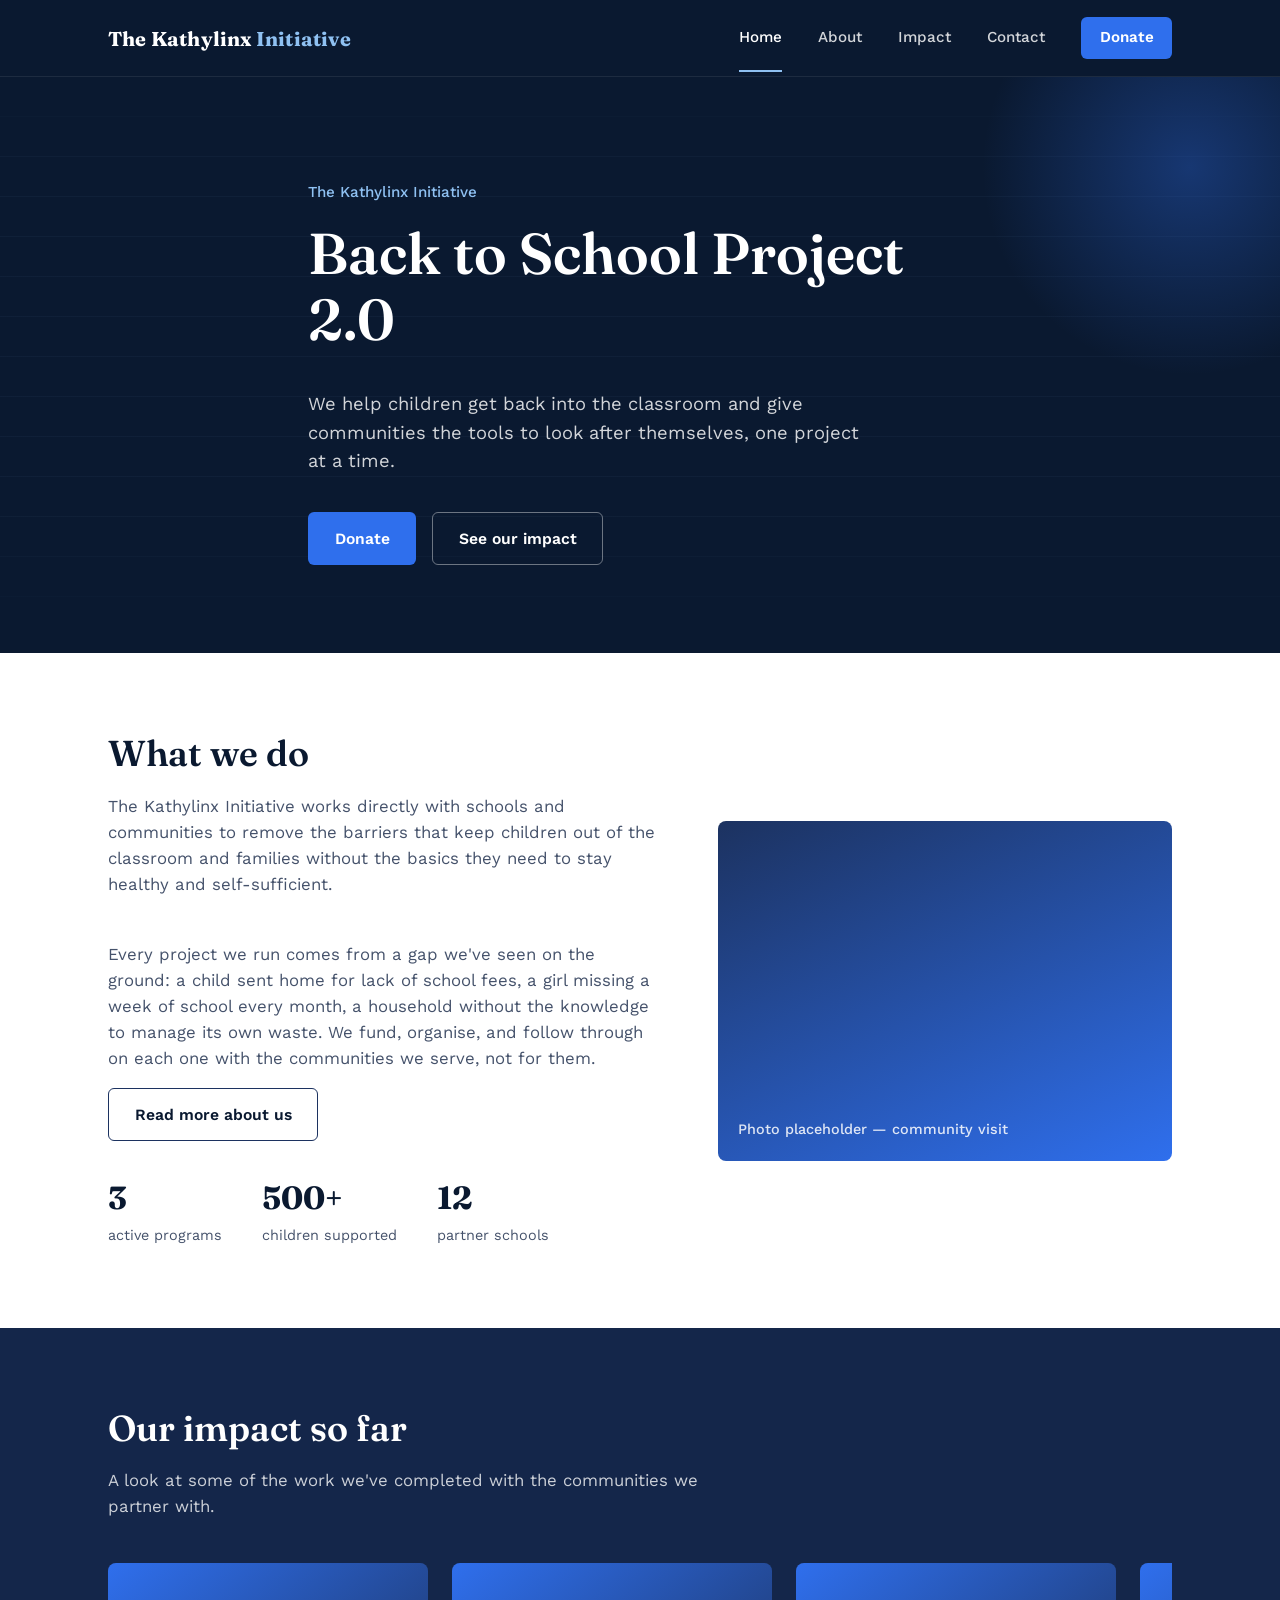
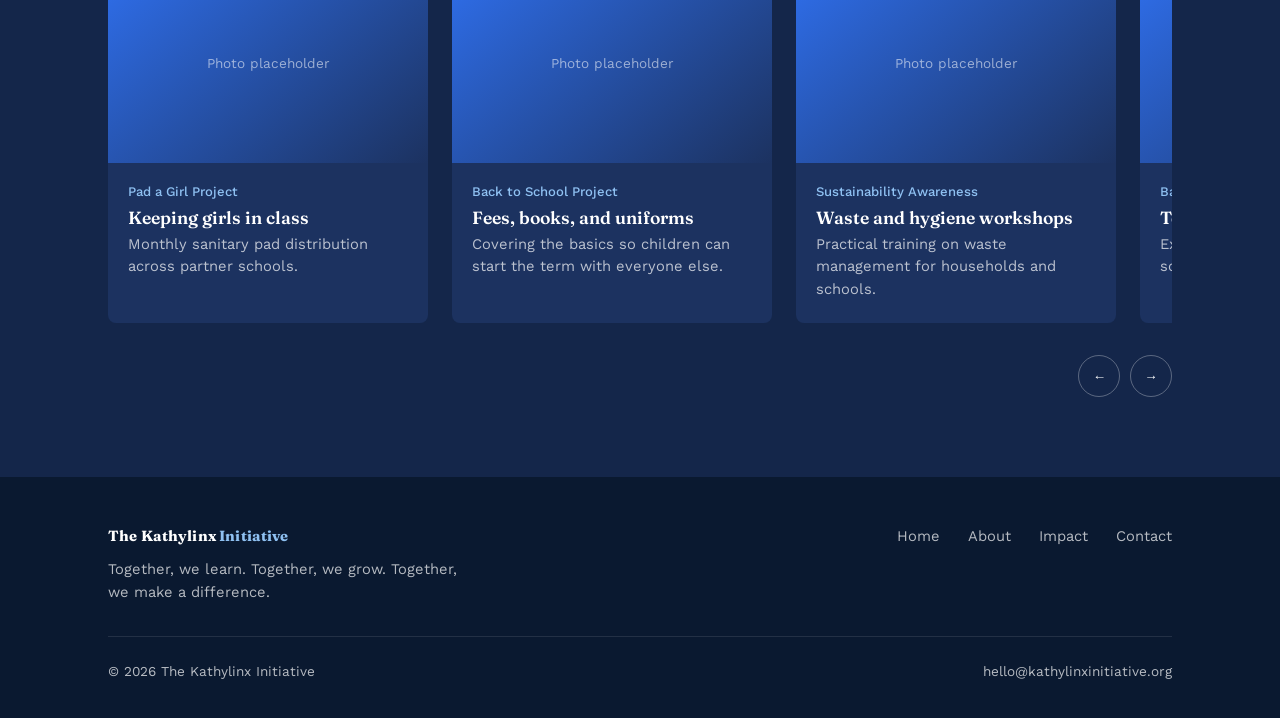
<file: index.html>
<!DOCTYPE html>
<html lang="en">
<head>
<meta charset="UTF-8">
<meta name="viewport" content="width=device-width, initial-scale=1.0">
<title>The Kathylinx Initiative</title>
<meta name="description" content="The Kathylinx Initiative supports education and community wellbeing through the Back to School Project, Pad a Girl Project, and sustainability awareness programs.">
<link rel="stylesheet" href="style.css">
</head>
<body>

<header class="site-header">
  <div class="container">
    <a href="index.html" class="brand">The Kathylinx <span>Initiative</span></a>
    <nav class="main-nav" id="main-nav">
      <a href="index.html" class="current">Home</a>
      <a href="about.html">About</a>
      <a href="impact.html">Impact</a>
      <a href="contact.html">Contact</a>
      <a href="contact.html" class="nav-donate">Donate</a>
    </nav>
    <button class="nav-toggle" aria-label="Toggle menu" aria-expanded="false" aria-controls="main-nav">
      <span></span><span></span><span></span>
    </button>
  </div>
</header>

<section class="hero">
  <div class="container">
    <p class="eyebrow-note">The Kathylinx Initiative</p>
    <h1>Back to School Project 2.0</h1>
    <p class="lede">We help children get back into the classroom and give communities the tools to look after themselves, one project at a time.</p>
    <div class="hero-actions">
      <a href="contact.html" class="btn btn-primary">Donate</a>
      <a href="impact.html" class="btn btn-outline">See our impact</a>
    </div>
  </div>
</section>

<section class="section-light">
  <div class="container about-split">
    <div class="copy">
      <div class="section-head">
        <h2>What we do</h2>
        <p>The Kathylinx Initiative works directly with schools and communities to remove the barriers that keep children out of the classroom and families without the basics they need to stay healthy and self-sufficient.</p>
      </div>
      <p>Every project we run comes from a gap we've seen on the ground: a child sent home for lack of school fees, a girl missing a week of school every month, a household without the knowledge to manage its own waste. We fund, organise, and follow through on each one with the communities we serve, not for them.</p>
      <a href="about.html" class="btn btn-outline-dark">Read more about us</a>
      <div class="stat-row">
        <div class="stat"><strong>3</strong><span>active programs</span></div>
        <div class="stat"><strong>500+</strong><span>children supported</span></div>
        <div class="stat"><strong>12</strong><span>partner schools</span></div>
      </div>
    </div>
    <div class="figure"><span>Photo placeholder — community visit</span></div>
  </div>
</section>

<section class="section-dark">
  <div class="container">
    <div class="section-head">
      <h2>Our impact so far</h2>
      <p>A look at some of the work we've completed with the communities we partner with.</p>
    </div>
    <div class="carousel-wrap">
      <div class="carousel">
        <article class="carousel-card">
          <div class="ph-image">Photo placeholder</div>
          <div class="card-copy">
            <p class="tag">Pad a Girl Project</p>
            <h3>Keeping girls in class</h3>
            <p>Monthly sanitary pad distribution across partner schools.</p>
          </div>
        </article>
        <article class="carousel-card">
          <div class="ph-image">Photo placeholder</div>
          <div class="card-copy">
            <p class="tag">Back to School Project</p>
            <h3>Fees, books, and uniforms</h3>
            <p>Covering the basics so children can start the term with everyone else.</p>
          </div>
        </article>
        <article class="carousel-card">
          <div class="ph-image">Photo placeholder</div>
          <div class="card-copy">
            <p class="tag">Sustainability Awareness</p>
            <h3>Waste and hygiene workshops</h3>
            <p>Practical training on waste management for households and schools.</p>
          </div>
        </article>
        <article class="carousel-card">
          <div class="ph-image">Photo placeholder</div>
          <div class="card-copy">
            <p class="tag">Back to School Project</p>
            <h3>Term two rollout</h3>
            <p>Extending support to three additional schools this year.</p>
          </div>
        </article>
      </div>
      <div class="carousel-controls">
        <button type="button" data-carousel-prev aria-label="Previous">&#8592;</button>
        <button type="button" data-carousel-next aria-label="Next">&#8594;</button>
      </div>
    </div>
  </div>
</section>

<footer class="site-footer">
  <div class="container">
    <div class="footer-top">
      <div>
        <p class="brand">The Kathylinx <span>Initiative</span></p>
        <p>Together, we learn. Together, we grow. Together, we make a difference.</p>
      </div>
      <nav class="footer-nav">
        <a href="index.html">Home</a>
        <a href="about.html">About</a>
        <a href="impact.html">Impact</a>
        <a href="contact.html">Contact</a>
      </nav>
    </div>
    <div class="footer-bottom">
      <span>&copy; 2026 The Kathylinx Initiative</span>
      <span>hello@kathylinxinitiative.org</span>
    </div>
  </div>
</footer>

<script src="script.js"></script>
</body>
</html>
</file>
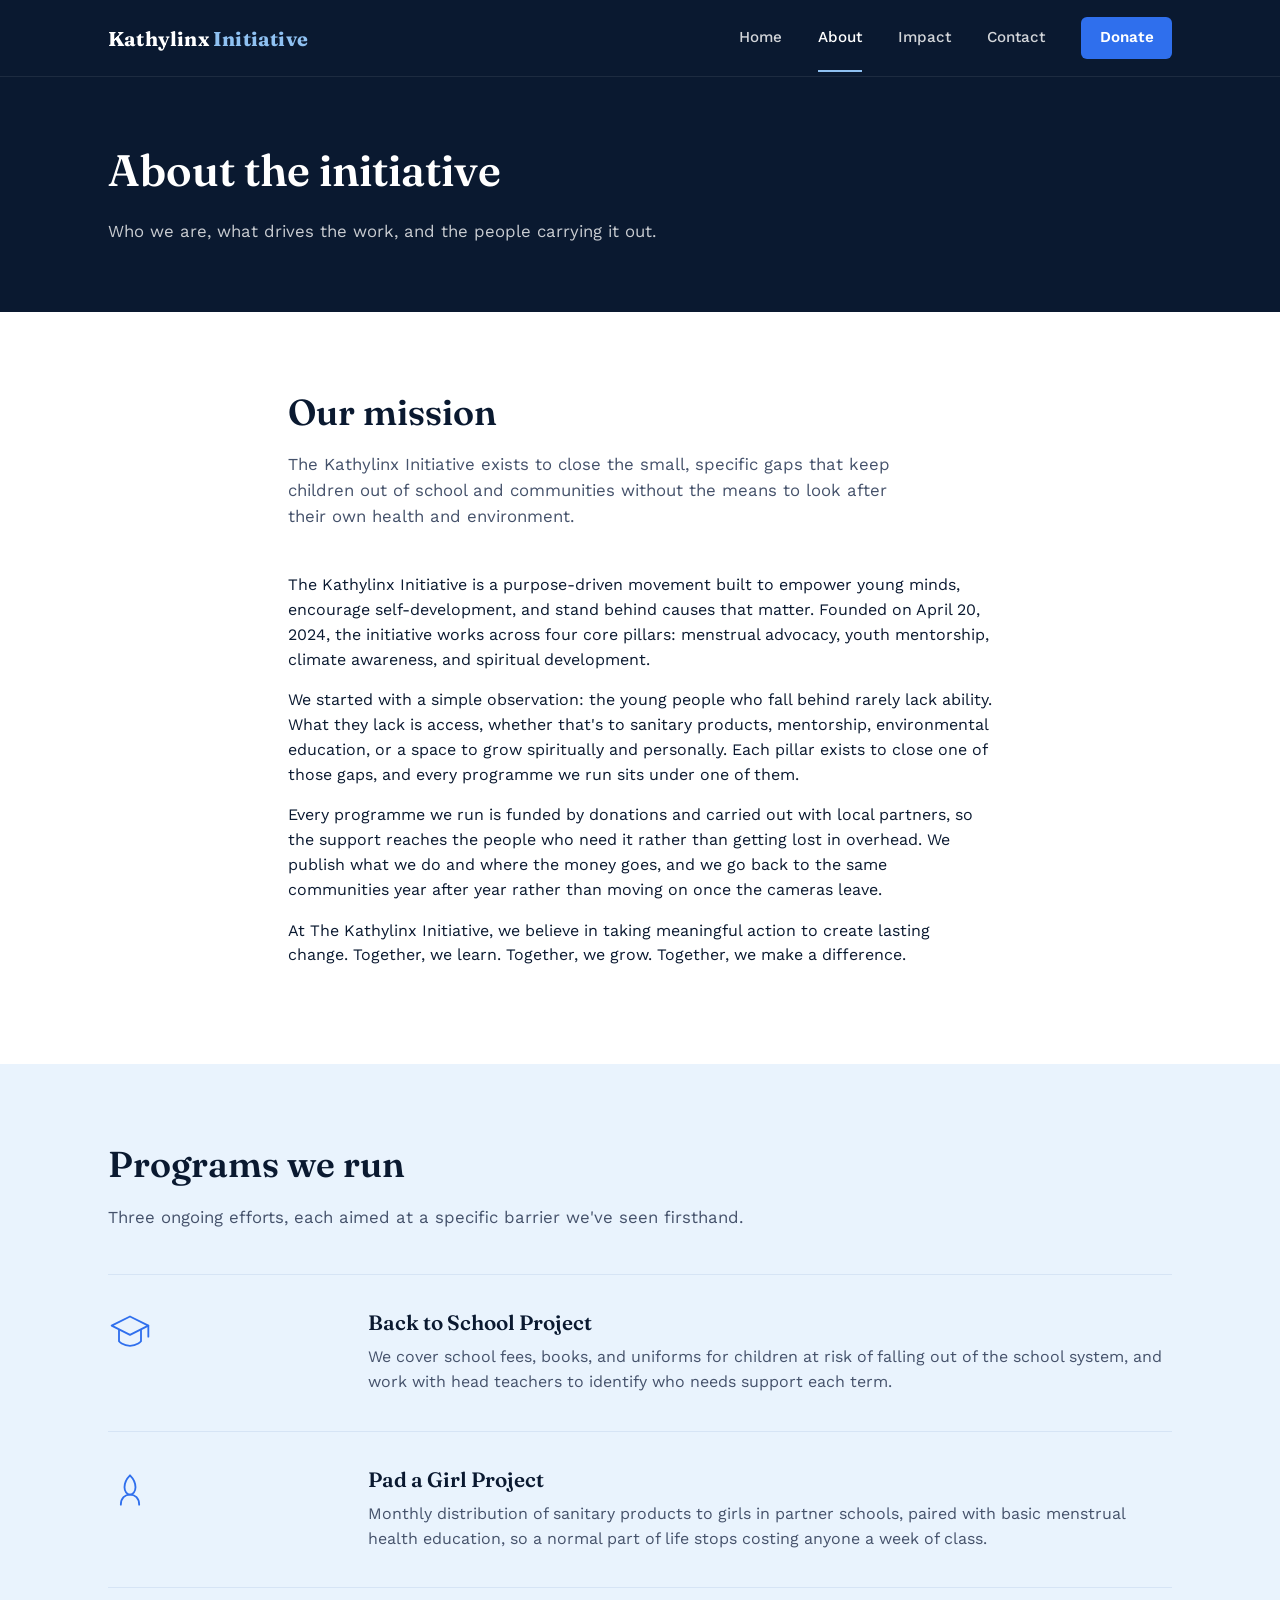
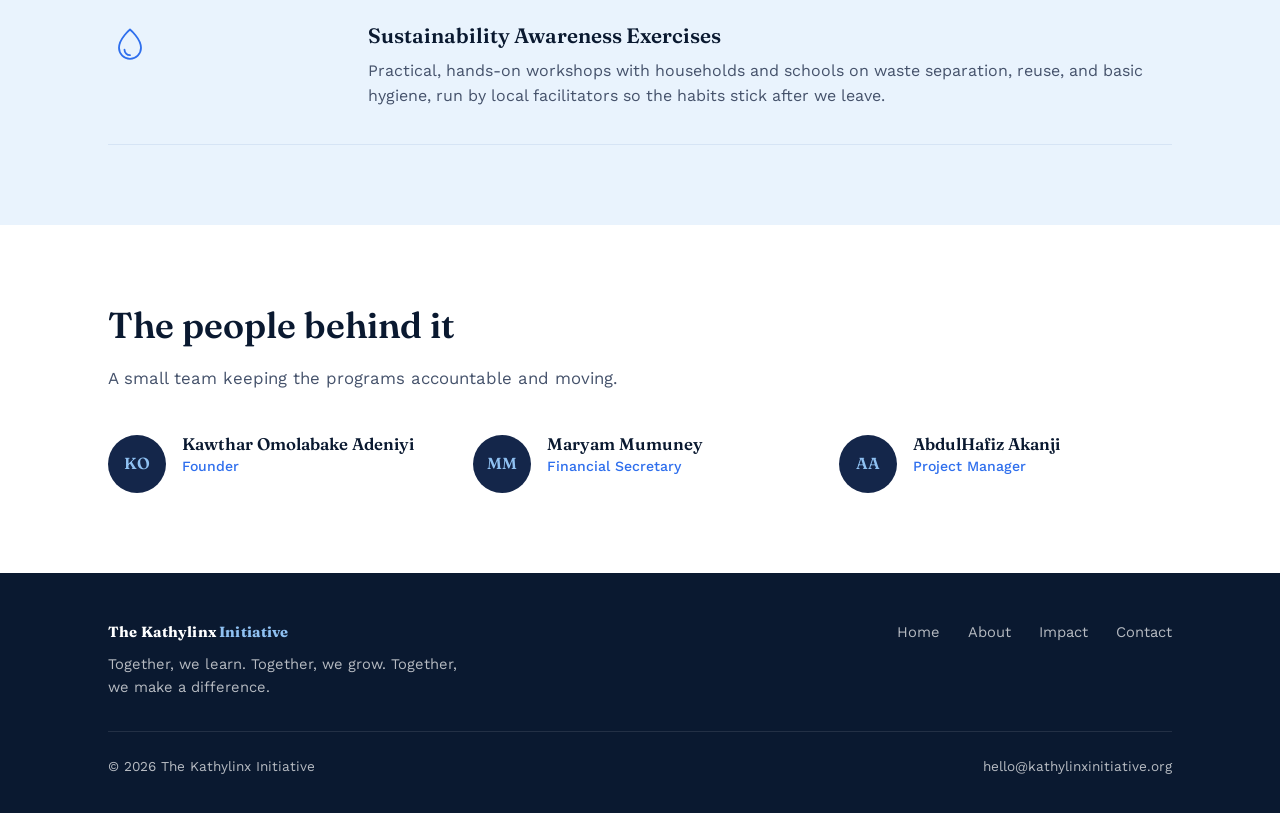
<file: about.html>
<!DOCTYPE html>
<html lang="en">
<head>
<meta charset="UTF-8">
<meta name="viewport" content="width=device-width, initial-scale=1.0">
<title>About — The Kathylinx Initiative</title>
<meta name="description" content="Learn about the Kathylinx Initiative's mission, the programs we run, and the people behind the work.">
<link rel="stylesheet" href="style.css">
</head>
<body>

<header class="site-header">
  <div class="container">
    <a href="index.html" class="brand">Kathylinx <span>Initiative</span></a>
    <nav class="main-nav" id="main-nav">
      <a href="index.html">Home</a>
      <a href="about.html" class="current">About</a>
      <a href="impact.html">Impact</a>
      <a href="contact.html">Contact</a>
      <a href="contact.html" class="nav-donate">Donate</a>
    </nav>
    <button class="nav-toggle" aria-label="Toggle menu" aria-expanded="false" aria-controls="main-nav">
      <span></span><span></span><span></span>
    </button>
  </div>
</header>

<section class="page-header">
  <div class="container">
    <h1>About the initiative</h1>
    <p>Who we are, what drives the work, and the people carrying it out.</p>
  </div>
</section>

<section class="section-light">
  <div class="container" style="max-width: 760px;">
    <div class="section-head">
      <h2>Our mission</h2>
      <p>The Kathylinx Initiative exists to close the small, specific gaps that keep children out of school and communities without the means to look after their own health and environment.</p>
    </div>
    <p>The Kathylinx Initiative is a purpose-driven movement built to empower young minds, encourage self-development, and stand behind causes that matter. Founded on April 20, 2024, the initiative works across four core pillars: menstrual advocacy, youth mentorship, climate awareness, and spiritual development.</p>
    <p>We started with a simple observation: the young people who fall behind rarely lack ability. What they lack is access, whether that's to sanitary products, mentorship, environmental education, or a space to grow spiritually and personally. Each pillar exists to close one of those gaps, and every programme we run sits under one of them.</p>
    <p>Every programme we run is funded by donations and carried out with local partners, so the support reaches the people who need it rather than getting lost in overhead. We publish what we do and where the money goes, and we go back to the same communities year after year rather than moving on once the cameras leave.</p>
    <p>At The Kathylinx Initiative, we believe in taking meaningful action to create lasting change. Together, we learn. Together, we grow. Together, we make a difference.</p>
  </div>
</section>

<section class="section-tint">
  <div class="container">
    <div class="section-head">
      <h2>Programs we run</h2>
      <p>Three ongoing efforts, each aimed at a specific barrier we've seen firsthand.</p>
    </div>
    <div class="program-list">
      <div class="program-row">
        <div>
          <svg class="icon" viewBox="0 0 48 48" fill="none" xmlns="http://www.w3.org/2000/svg">
            <path d="M24 6L4 16L24 26L44 16L24 6Z" stroke="currentColor" stroke-width="2" stroke-linejoin="round"/>
            <path d="M12 21V33C12 33 16 38 24 38C32 38 36 33 36 33V21" stroke="currentColor" stroke-width="2" stroke-linecap="round"/>
            <path d="M44 16V28" stroke="currentColor" stroke-width="2" stroke-linecap="round"/>
          </svg>
        </div>
        <div>
          <h3>Back to School Project</h3>
          <p>We cover school fees, books, and uniforms for children at risk of falling out of the school system, and work with head teachers to identify who needs support each term.</p>
        </div>
      </div>
      <div class="program-row">
        <div>
          <svg class="icon" viewBox="0 0 48 48" fill="none" xmlns="http://www.w3.org/2000/svg">
            <path d="M24 8C24 8 30 14 30 21C30 25.4183 27.3137 29 24 29C20.6863 29 18 25.4183 18 21C18 14 24 8 24 8Z" stroke="currentColor" stroke-width="2" stroke-linejoin="round"/>
            <path d="M14 40C14 33 18.5 29 24 29C29.5 29 34 33 34 40" stroke="currentColor" stroke-width="2" stroke-linecap="round"/>
          </svg>
        </div>
        <div>
          <h3>Pad a Girl Project</h3>
          <p>Monthly distribution of sanitary products to girls in partner schools, paired with basic menstrual health education, so a normal part of life stops costing anyone a week of class.</p>
        </div>
      </div>
      <div class="program-row">
        <div>
          <svg class="icon" viewBox="0 0 48 48" fill="none" xmlns="http://www.w3.org/2000/svg">
            <path d="M24 6C24 6 12 16 12 26C12 32.6274 17.3726 38 24 38C30.6274 38 36 32.6274 36 26C36 16 24 6 24 6Z" stroke="currentColor" stroke-width="2" stroke-linejoin="round"/>
            <path d="M18 28C18 31.3137 20.6863 34 24 34" stroke="currentColor" stroke-width="2" stroke-linecap="round"/>
          </svg>
        </div>
        <div>
          <h3>Sustainability Awareness Exercises</h3>
          <p>Practical, hands-on workshops with households and schools on waste separation, reuse, and basic hygiene, run by local facilitators so the habits stick after we leave.</p>
        </div>
      </div>
    </div>
  </div>
</section>

<section class="section-light">
  <div class="container">
    <div class="section-head">
      <h2>The people behind it</h2>
      <p>A small team keeping the programs accountable and moving.</p>
    </div>
    <div class="team-list">
      <div class="team-member">
        <div class="avatar">KO</div>
        <div>
          <h3>Kawthar Omolabake Adeniyi</h3>
          <p class="role">Founder</p>
        </div>
      </div>
      <div class="team-member">
        <div class="avatar">MM</div>
        <div>
          <h3>Maryam Mumuney</h3>
          <p class="role">Financial Secretary</p>
        </div>
      </div>
      <div class="team-member">
        <div class="avatar">AA</div>
        <div>
          <h3>AbdulHafiz Akanji</h3>
          <p class="role">Project Manager</p>
        </div>
      </div>
    </div>
  </div>
</section>

<footer class="site-footer">
  <div class="container">
    <div class="footer-top">
      <div>
        <p class="brand">The Kathylinx <span>Initiative</span></p>
        <p>Together, we learn. Together, we grow. Together, we make a difference.</p>
      </div>
      <nav class="footer-nav">
        <a href="index.html">Home</a>
        <a href="about.html">About</a>
        <a href="impact.html">Impact</a>
        <a href="contact.html">Contact</a>
      </nav>
    </div>
    <div class="footer-bottom">
      <span>&copy; 2026 The Kathylinx Initiative</span>
      <span>hello@kathylinxinitiative.org</span>
    </div>
  </div>
</footer>

<script src="script.js"></script>
</body>
</html>
</file>
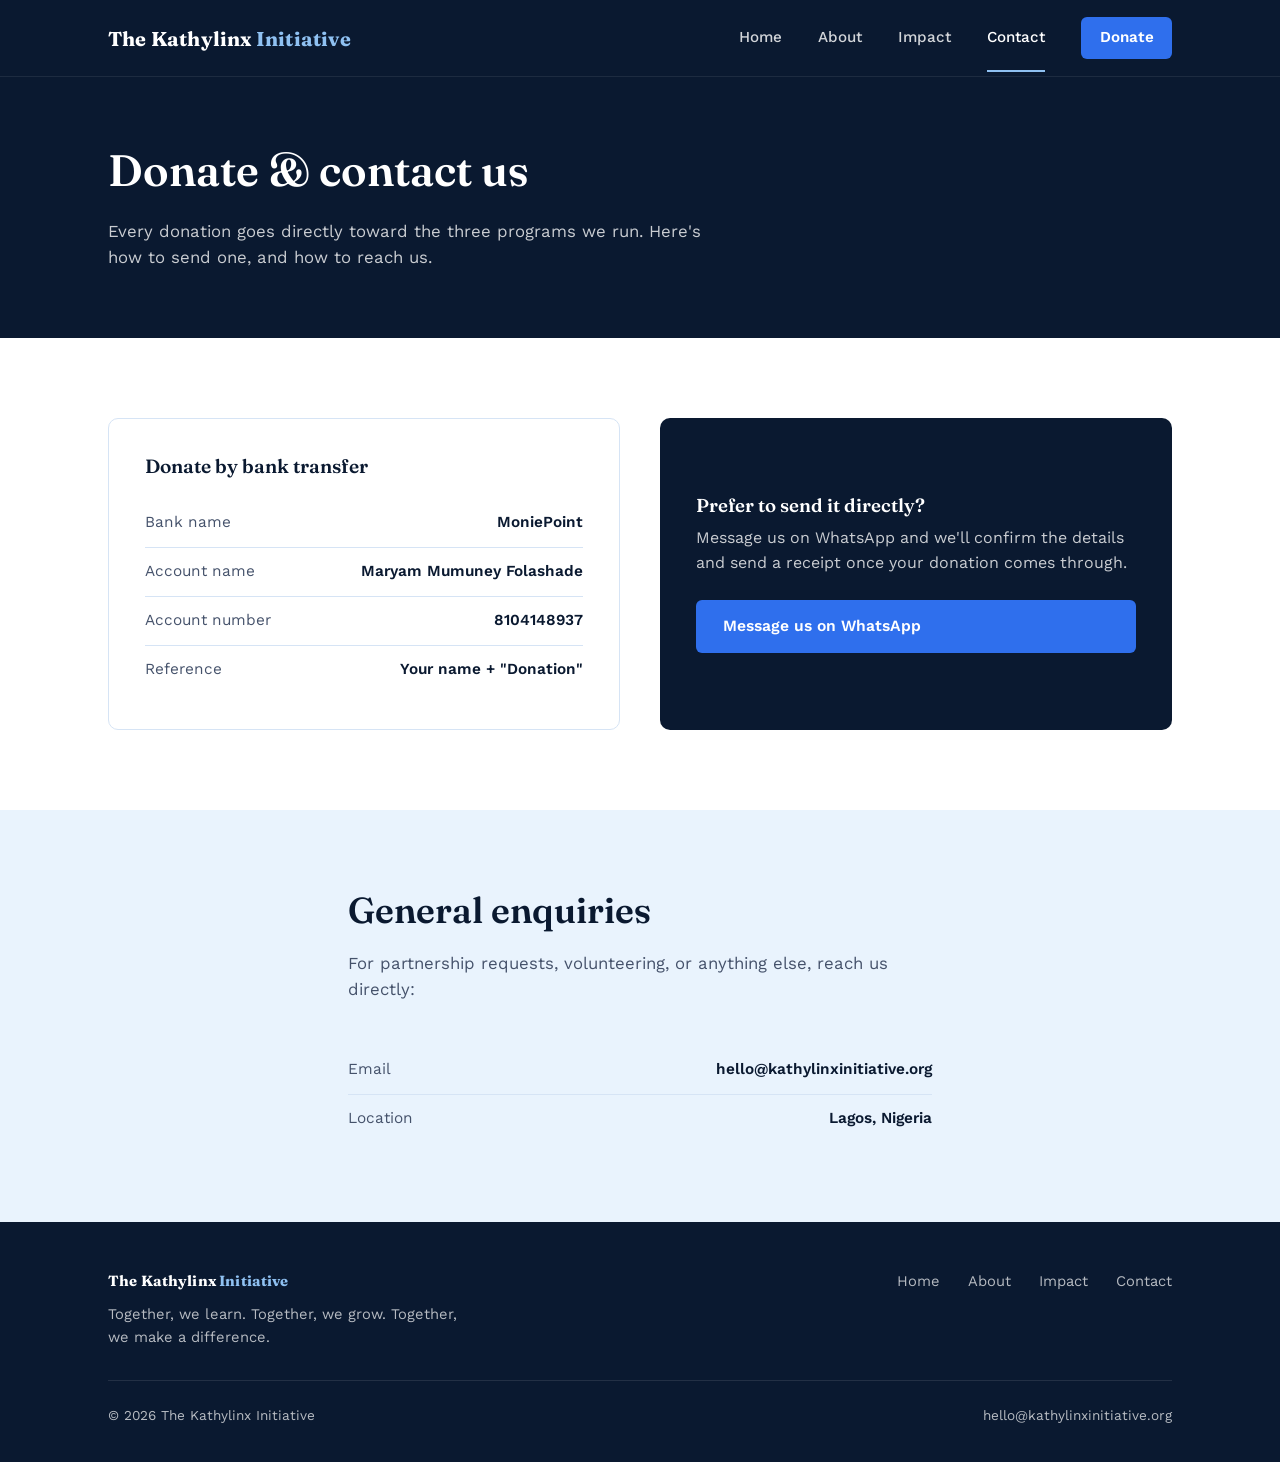
<file: contact.html>
<!DOCTYPE html>
<html lang="en">
<head>
<meta charset="UTF-8">
<meta name="viewport" content="width=device-width, initial-scale=1.0">
<title>Contact &amp; Donate — The Kathylinx Initiative</title>
<meta name="description" content="Donate to the Kathylinx Initiative by bank transfer or reach us directly on WhatsApp.">
<link rel="stylesheet" href="style.css">
</head>
<body>

<header class="site-header">
  <div class="container">
    <a href="index.html" class="brand">The Kathylinx <span>Initiative</span></a>
    <nav class="main-nav" id="main-nav">
      <a href="index.html">Home</a>
      <a href="about.html">About</a>
      <a href="impact.html">Impact</a>
      <a href="contact.html" class="current">Contact</a>
      <a href="contact.html" class="nav-donate">Donate</a>
    </nav>
    <button class="nav-toggle" aria-label="Toggle menu" aria-expanded="false" aria-controls="main-nav">
      <span></span><span></span><span></span>
    </button>
  </div>
</header>

<section class="page-header">
  <div class="container">
    <h1>Donate &amp; contact us</h1>
    <p>Every donation goes directly toward the three programs we run. Here's how to send one, and how to reach us.</p>
  </div>
</section>

<section class="section-light">
  <div class="container">
    <div class="contact-grid">
      <div class="contact-panel">
        <h3>Donate by bank transfer</h3>
        <div class="detail-row"><span class="label">Bank name</span><span class="value">MoniePoint</span></div>
        <div class="detail-row"><span class="label">Account name</span><span class="value">Maryam Mumuney Folashade</span></div>
        <div class="detail-row"><span class="label">Account number</span><span class="value">8104148937</span></div>
        <div class="detail-row"><span class="label">Reference</span><span class="value">Your name + "Donation"</span></div>
      </div>

      <div class="whatsapp-panel">
        <h3>Prefer to send it directly?</h3>
        <p>Message us on WhatsApp and we'll confirm the details and send a receipt once your donation comes through.</p>
        <a href="https://wa.me/2348104864108" class="btn btn-primary" target="_blank" rel="noopener">Message us on WhatsApp</a>
      </div>
    </div>
  </div>
</section>

<section class="section-tint">
  <div class="container" style="max-width: 640px;">
    <div class="section-head">
      <h2>General enquiries</h2>
      <p>For partnership requests, volunteering, or anything else, reach us directly:</p>
    </div>
    <div class="detail-row"><span class="label">Email</span><span class="value">hello@kathylinxinitiative.org</span></div>
    <div class="detail-row"><span class="label">Location</span><span class="value">Lagos, Nigeria</span></div>
  </div>
</section>

<footer class="site-footer">
  <div class="container">
    <div class="footer-top">
      <div>
        <p class="brand">The Kathylinx <span>Initiative</span></p>
        <p>Together, we learn. Together, we grow. Together, we make a difference.</p>
      </div>
      <nav class="footer-nav">
        <a href="index.html">Home</a>
        <a href="about.html">About</a>
        <a href="impact.html">Impact</a>
        <a href="contact.html">Contact</a>
      </nav>
    </div>
    <div class="footer-bottom">
      <span>&copy; 2026 The Kathylinx Initiative</span>
      <span>hello@kathylinxinitiative.org</span>
    </div>
  </div>
</footer>

<script src="script.js"></script>
</body>
</html>
</file>
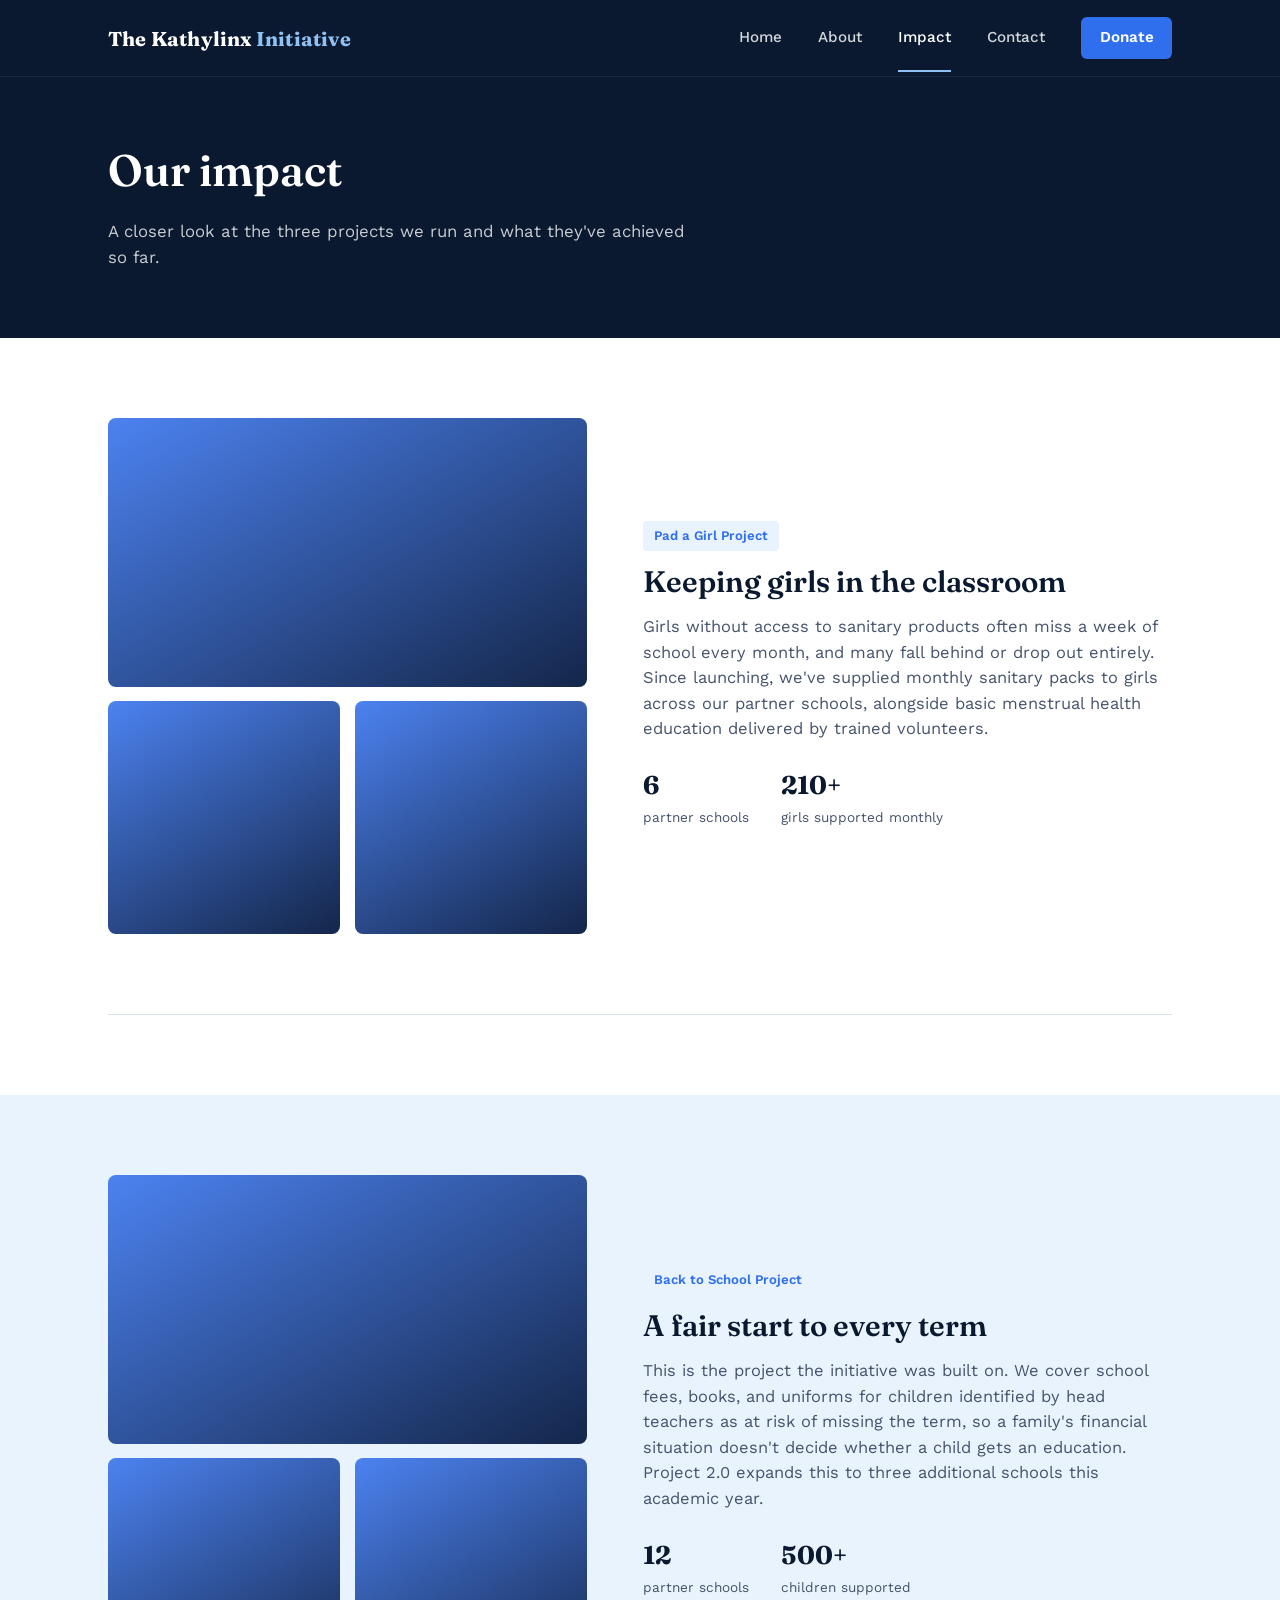
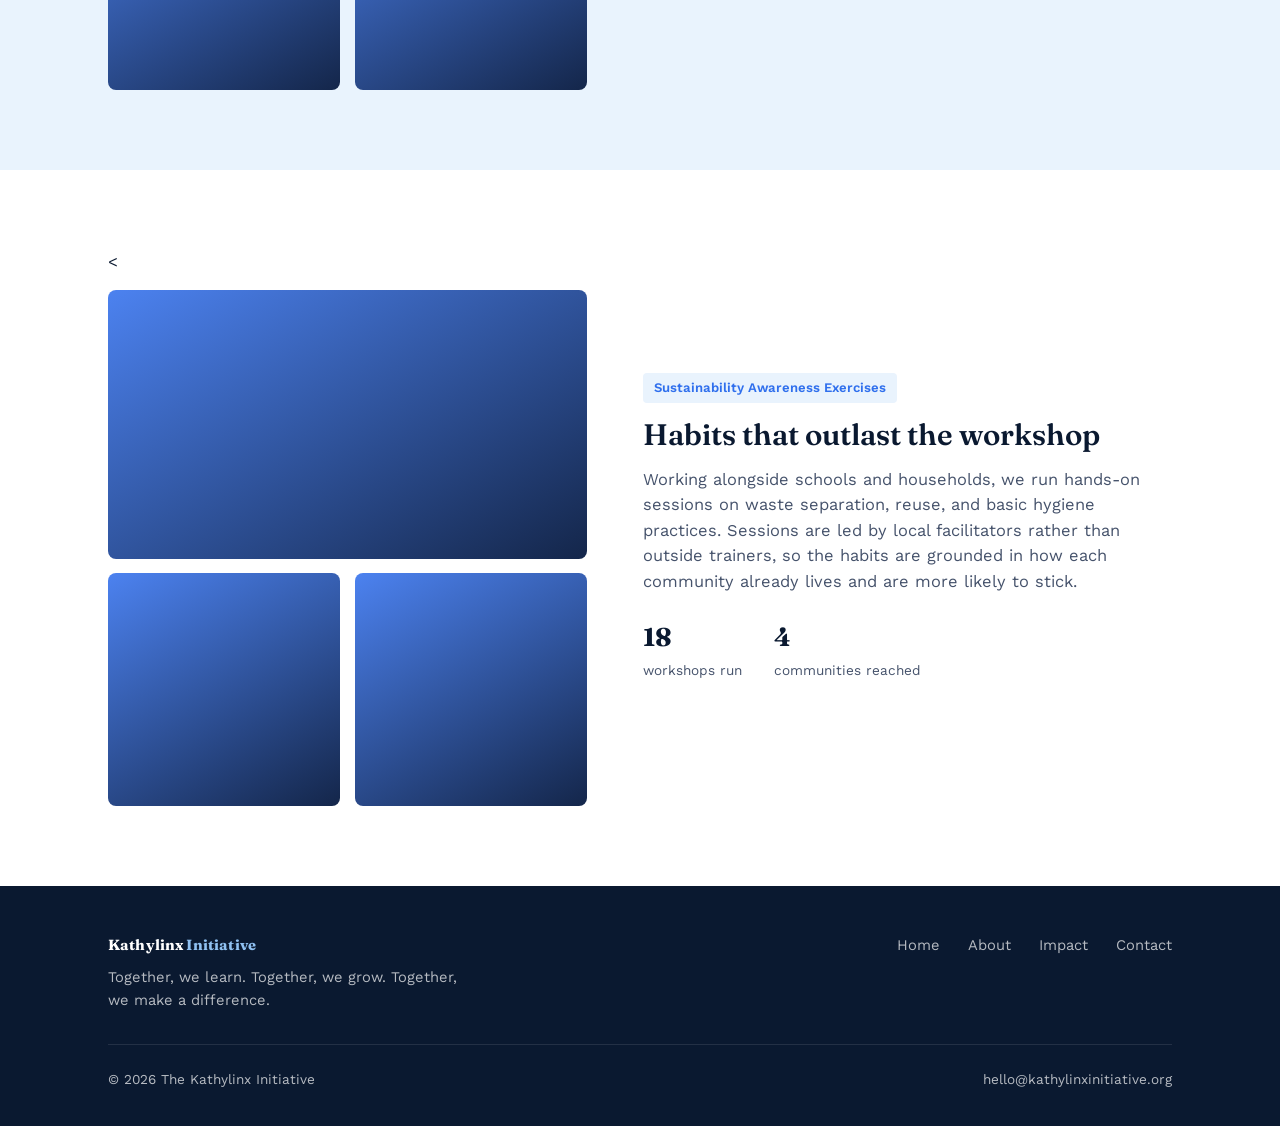
<file: impact.html>
<!DOCTYPE html>
<html lang="en">
<head>
<meta charset="UTF-8">
<meta name="viewport" content="width=device-width, initial-scale=1.0">
<title>Impact — The Kathylinx Initiative</title>
<meta name="description" content="See the impact of the Kathylinx Initiative's Pad a Girl Project, Back to School Project, and Sustainability Awareness Exercises.">
<link rel="stylesheet" href="style.css">
</head>
<body>

<header class="site-header">
  <div class="container">
    <a href="index.html" class="brand">The Kathylinx <span>Initiative</span></a>
    <nav class="main-nav" id="main-nav">
      <a href="index.html">Home</a>
      <a href="about.html">About</a>
      <a href="impact.html" class="current">Impact</a>
      <a href="contact.html">Contact</a>
      <a href="contact.html" class="nav-donate">Donate</a>
    </nav>
    <button class="nav-toggle" aria-label="Toggle menu" aria-expanded="false" aria-controls="main-nav">
      <span></span><span></span><span></span>
    </button>
  </div>
</header>

<section class="page-header">
  <div class="container">
    <h1>Our impact</h1>
    <p>A closer look at the three projects we run and what they've achieved so far.</p>
  </div>
</section>

<section class="section-light">
  <div class="container">
    <div class="project-block">
      <div class="project-gallery">
        <div class="ph"></div>
        <div class="ph"></div>
        <div class="ph"></div>
      </div>
      <div class="project-copy">
        <p class="tag">Pad a Girl Project</p>
        <h2>Keeping girls in the classroom</h2>
        <p>Girls without access to sanitary products often miss a week of school every month, and many fall behind or drop out entirely. Since launching, we've supplied monthly sanitary packs to girls across our partner schools, alongside basic menstrual health education delivered by trained volunteers.</p>
        <div class="figures">
          <div class="fig"><strong>6</strong><span>partner schools</span></div>
          <div class="fig"><strong>210+</strong><span>girls supported monthly</span></div>
        </div>
      </div>
    </div>

    <hr class="divider">
  </div>
</section>

<section class="section-tint">
  <div class="container">
    <div class="project-block">
      <div class="project-gallery">
        <div class="ph"></div>
        <div class="ph"></div>
        <div class="ph"></div>
      </div>
      <div class="project-copy">
        <p class="tag">Back to School Project</p>
        <h2>A fair start to every term</h2>
        <p>This is the project the initiative was built on. We cover school fees, books, and uniforms for children identified by head teachers as at risk of missing the term, so a family's financial situation doesn't decide whether a child gets an education. Project 2.0 expands this to three additional schools this academic year.</p>
        <div class="figures">
          <div class="fig"><strong>12</strong><span>partner schools</span></div>
          <div class="fig"><strong>500+</strong><span>children supported</span></div>
        </div>
      </div>
    </div>
  </div>
</section>

<section class="section-light">
  <div class="container">
    <div class="project-block">
      <div class="project-gallery">
        <<div class="ph"></div>
        <div class="ph"></div>
        <div class="ph"></div>
      </div>
      <div class="project-copy">
        <p class="tag">Sustainability Awareness Exercises</p>
        <h2>Habits that outlast the workshop</h2>
        <p>Working alongside schools and households, we run hands-on sessions on waste separation, reuse, and basic hygiene practices. Sessions are led by local facilitators rather than outside trainers, so the habits are grounded in how each community already lives and are more likely to stick.</p>
        <div class="figures">
          <div class="fig"><strong>18</strong><span>workshops run</span></div>
          <div class="fig"><strong>4</strong><span>communities reached</span></div>
        </div>
      </div>
    </div>
  </div>
</section>

<footer class="site-footer">
  <div class="container">
    <div class="footer-top">
      <div>
        <p class="brand">Kathylinx <span>Initiative</span></p>
        <p>Together, we learn. Together, we grow. Together, we make a difference.</p>
      </div>
      <nav class="footer-nav">
        <a href="index.html">Home</a>
        <a href="about.html">About</a>
        <a href="impact.html">Impact</a>
        <a href="contact.html">Contact</a>
      </nav>
    </div>
    <div class="footer-bottom">
      <span>&copy; 2026 The Kathylinx Initiative</span>
      <span>hello@kathylinxinitiative.org</span>
    </div>
  </div>
</footer>

<script src="script.js"></script>
</body>
</html>
</file>
<file: style.css>
@import url('https://fonts.googleapis.com/css2?family=Fraunces:opsz,wght@9..144,500;9..144,600;9..144,700&family=Work+Sans:wght@400;500;600&display=swap');

:root {
  --navy-950: #0A1930;
  --navy-800: #14264A;
  --navy-700: #1C3260;
  --blue-600: #2F6FED;
  --blue-500: #4C82F0;
  --blue-300: #8FC1F2;
  --blue-100: #E9F3FD;
  --white: #FFFFFF;
  --ink: #0A1930;
  --ink-soft: #45526B;
  --border-soft: #D6E4F5;

  --font-display: "Fraunces", Georgia, serif;
  --font-body: "Work Sans", -apple-system, BlinkMacSystemFont, sans-serif;

  --max-width: 1120px;
}

* { box-sizing: border-box; }

html {
  scroll-behavior: smooth;
}

body {
  margin: 0;
  font-family: var(--font-body);
  color: var(--ink);
  background: var(--white);
  line-height: 1.55;
  -webkit-font-smoothing: antialiased;
}

img { max-width: 100%; display: block; }

a { color: inherit; text-decoration: none; }

h1, h2, h3 {
  font-family: var(--font-display);
  line-height: 1.15;
  margin: 0 0 0.5em 0;
  font-weight: 600;
}

p { margin: 0 0 1em 0; }

.container {
  max-width: var(--max-width);
  margin: 0 auto;
  padding: 0 28px;
}

.visually-hidden {
  position: absolute;
  width: 1px; height: 1px;
  overflow: hidden;
  clip: rect(0,0,0,0);
}

/* Focus states */
a:focus-visible,
button:focus-visible {
  outline: 2px solid var(--blue-500);
  outline-offset: 3px;
}

/* ---------- Header ---------- */
.site-header {
  position: sticky;
  top: 0;
  z-index: 50;
  background: var(--navy-950);
  border-bottom: 1px solid rgba(255,255,255,0.08);
}

.site-header .container {
  display: flex;
  align-items: center;
  justify-content: space-between;
  height: 76px;
}

.brand {
  font-family: var(--font-display);
  font-size: 1.25rem;
  font-weight: 700;
  color: var(--white);
  letter-spacing: 0.01em;
}

.brand span {
  color: var(--blue-300);
}

.main-nav {
  display: flex;
  align-items: center;
  gap: 2.25rem;
}

.main-nav a {
  color: rgba(255,255,255,0.82);
  font-size: 0.95rem;
  font-weight: 500;
  transition: color 0.15s ease;
}

.main-nav a:hover { color: var(--white); }

.main-nav a.current {
  color: var(--white);
  position: relative;
}

.main-nav a.current::after {
  content: "";
  position: absolute;
  left: 0; right: 0; bottom: -22px;
  height: 2px;
  background: var(--blue-300);
}

.nav-donate {
  background: var(--blue-600);
  color: var(--white) !important;
  padding: 0.55rem 1.15rem;
  border-radius: 6px;
  font-weight: 600 !important;
}

.nav-donate:hover { background: var(--blue-500); }

.nav-toggle {
  display: none;
  background: none;
  border: none;
  padding: 8px;
  cursor: pointer;
}

.nav-toggle span {
  display: block;
  width: 24px;
  height: 2px;
  background: var(--white);
  margin: 5px 0;
}

/* ---------- Buttons ---------- */
.btn {
  display: inline-flex;
  align-items: center;
  gap: 0.5rem;
  padding: 0.85rem 1.6rem;
  border-radius: 6px;
  font-weight: 600;
  font-size: 0.98rem;
  border: 1px solid transparent;
  cursor: pointer;
  transition: background 0.15s ease, border-color 0.15s ease, color 0.15s ease;
}

.btn-primary {
  background: var(--blue-600);
  color: var(--white);
}
.btn-primary:hover { background: var(--blue-500); }

.btn-outline {
  border-color: rgba(255,255,255,0.4);
  color: var(--white);
}
.btn-outline:hover { border-color: var(--white); background: rgba(255,255,255,0.06); }

.btn-outline-dark {
  border-color: var(--navy-700);
  color: var(--navy-950);
}
.btn-outline-dark:hover { background: var(--blue-100); }

/* ---------- Hero ---------- */
.hero {
  position: relative;
  background: var(--navy-950);
  color: var(--white);
  padding: 6.5rem 0 5.5rem;
  overflow: hidden;
}

.hero::before {
  content: "";
  position: absolute;
  inset: 0;
  background-image: repeating-linear-gradient(
    to bottom,
    transparent 0,
    transparent 39px,
    rgba(143, 193, 242, 0.09) 40px
  );
  mask-image: linear-gradient(to bottom, transparent, black 15%, black 75%, transparent);
}

.hero::after {
  content: "";
  position: absolute;
  top: -120px;
  right: -120px;
  width: 420px;
  height: 420px;
  border-radius: 50%;
  background: radial-gradient(circle, rgba(47,111,237,0.35), transparent 70%);
}

.hero .container {
  position: relative;
  z-index: 1;
  max-width: 720px;
}

.eyebrow-note {
  font-size: 0.95rem;
  color: var(--blue-300);
  font-weight: 500;
  margin-bottom: 1rem;
}

.hero h1 {
  font-size: clamp(2.4rem, 5vw, 3.6rem);
  color: var(--white);
  margin-bottom: 0.65em;
  opacity: 0;
  animation: rise 0.7s ease forwards;
}

.hero p.lede {
  font-size: 1.15rem;
  color: rgba(255,255,255,0.82);
  max-width: 52ch;
  margin-bottom: 2.25rem;
  opacity: 0;
  animation: rise 0.7s ease 0.12s forwards;
}

.hero .hero-actions {
  display: flex;
  gap: 1rem;
  flex-wrap: wrap;
  opacity: 0;
  animation: rise 0.7s ease 0.22s forwards;
}

@keyframes rise {
  from { opacity: 0; transform: translateY(14px); }
  to { opacity: 1; transform: translateY(0); }
}

@media (prefers-reduced-motion: reduce) {
  .hero h1, .hero p.lede, .hero .hero-actions {
    animation: none;
    opacity: 1;
    transform: none;
  }
}

/* Page header for inner pages (About / Impact / Contact) */
.page-header {
  background: var(--navy-950);
  color: var(--white);
  padding: 4.25rem 0;
}

.page-header h1 { color: var(--white); font-size: clamp(2rem, 4vw, 2.75rem); }
.page-header p { color: rgba(255,255,255,0.78); max-width: 60ch; font-size: 1.05rem; margin: 0; }

/* ---------- Sections ---------- */
section { padding: 5rem 0; }

.section-light { background: var(--white); }
.section-tint { background: var(--blue-100); }
.section-dark { background: var(--navy-800); color: var(--white); }
.section-dark h2 { color: var(--white); }
.section-dark p { color: rgba(255,255,255,0.78); }

.section-head {
  max-width: 640px;
  margin-bottom: 2.75rem;
}

.section-head h2 {
  font-size: clamp(1.7rem, 3vw, 2.25rem);
}

.section-head p { color: var(--ink-soft); font-size: 1.05rem; }

.section-dark .section-head p { color: rgba(255,255,255,0.78); }

/* About (short) split layout on home */
.about-split {
  display: grid;
  grid-template-columns: 1.1fr 0.9fr;
  gap: 3.5rem;
  align-items: center;
}

.about-split .copy p { color: var(--ink-soft); font-size: 1.05rem; }

.about-split .figure {
  aspect-ratio: 4/3;
  border-radius: 8px;
  background: linear-gradient(155deg, var(--navy-700), var(--blue-600));
  position: relative;
  display: flex;
  align-items: flex-end;
  padding: 1.25rem;
}

.about-split .figure span {
  color: rgba(255,255,255,0.85);
  font-size: 0.9rem;
  font-weight: 500;
}

.stat-row {
  display: flex;
  gap: 2.5rem;
  margin-top: 2rem;
  flex-wrap: wrap;
}

.stat-row .stat strong {
  display: block;
  font-family: var(--font-display);
  font-size: 2rem;
  color: var(--navy-950);
}

.stat-row .stat span {
  color: var(--ink-soft);
  font-size: 0.9rem;
}

/* ---------- Carousel ---------- */
.carousel-wrap {
  position: relative;
}

.carousel {
  display: flex;
  gap: 1.5rem;
  overflow-x: auto;
  scroll-snap-type: x mandatory;
  padding-bottom: 0.5rem;
  scrollbar-width: none;
}

.carousel::-webkit-scrollbar { display: none; }

.carousel-card {
  flex: 0 0 320px;
  scroll-snap-align: start;
  border-radius: 8px;
  overflow: hidden;
  background: var(--navy-700);
}

.carousel-card .ph-image {
  aspect-ratio: 16/10;
  background: linear-gradient(140deg, var(--blue-600), var(--navy-700));
  display: flex;
  align-items: center;
  justify-content: center;
  color: rgba(255,255,255,0.55);
  font-size: 0.85rem;
}

.carousel-card .card-copy {
  padding: 1.15rem 1.25rem 1.4rem;
}

.carousel-card .card-copy .tag {
  font-size: 0.82rem;
  color: var(--blue-300);
  font-weight: 500;
  margin-bottom: 0.35rem;
}

.carousel-card .card-copy h3 {
  font-size: 1.1rem;
  color: var(--white);
  margin-bottom: 0.3rem;
}

.carousel-card .card-copy p {
  font-size: 0.92rem;
  color: rgba(255,255,255,0.7);
  margin: 0;
}

.carousel-controls {
  display: flex;
  justify-content: flex-end;
  gap: 0.6rem;
  margin-top: 1.5rem;
}

.carousel-controls button {
  width: 42px;
  height: 42px;
  border-radius: 50%;
  border: 1px solid rgba(255,255,255,0.3);
  background: transparent;
  color: var(--white);
  cursor: pointer;
  display: flex;
  align-items: center;
  justify-content: center;
  transition: background 0.15s ease;
}

.carousel-controls button:hover { background: rgba(255,255,255,0.1); }

/* ---------- Programs list (About page) ---------- */
.program-list {
  border-top: 1px solid var(--border-soft);
}

.program-row {
  display: grid;
  grid-template-columns: 220px 1fr;
  gap: 2.5rem;
  padding: 2.25rem 0;
  border-bottom: 1px solid var(--border-soft);
}

.program-row h3 {
  font-size: 1.3rem;
  color: var(--navy-950);
}

.program-row .icon {
  width: 44px;
  height: 44px;
  margin-bottom: 0.9rem;
  color: var(--blue-600);
}

.program-row p { color: var(--ink-soft); margin: 0; }

/* ---------- Team ---------- */
.team-list {
  display: grid;
  grid-template-columns: repeat(auto-fit, minmax(230px, 1fr));
  gap: 2.25rem 2rem;
}

.team-member {
  display: flex;
  gap: 1rem;
  align-items: flex-start;
}

.avatar {
  width: 58px;
  height: 58px;
  border-radius: 50%;
  background: var(--navy-800);
  color: var(--blue-300);
  display: flex;
  align-items: center;
  justify-content: center;
  font-family: var(--font-display);
  font-weight: 600;
  flex-shrink: 0;
}

.team-member h3 {
  font-size: 1.05rem;
  margin-bottom: 0.15rem;
}

.team-member .role {
  font-size: 0.88rem;
  color: var(--blue-600);
  font-weight: 500;
  margin-bottom: 0.4rem;
}

.team-member p.bio {
  font-size: 0.92rem;
  color: var(--ink-soft);
  margin: 0;
}

/* ---------- Impact project sections ---------- */
.project-block {
  display: grid;
  grid-template-columns: 0.95fr 1.05fr;
  gap: 3.5rem;
  align-items: center;
}

.project-block:nth-child(even) .project-gallery { order: 2; }

.project-gallery {
  display: grid;
  grid-template-columns: 1fr 1fr;
  gap: 0.9rem;
}

.project-gallery .ph {
  aspect-ratio: 1;
  border-radius: 8px;
  background: linear-gradient(150deg, var(--blue-500), var(--navy-800));
}

.project-gallery .ph:first-child {
  grid-column: 1 / -1;
  aspect-ratio: 16/9;
}

.project-copy .tag {
  display: inline-block;
  font-size: 0.82rem;
  font-weight: 600;
  color: var(--blue-600);
  background: var(--blue-100);
  padding: 0.3rem 0.7rem;
  border-radius: 4px;
  margin-bottom: 0.9rem;
}

.project-copy h2 { font-size: 1.85rem; }
.project-copy p { color: var(--ink-soft); font-size: 1.03rem; }

.project-copy .figures {
  display: flex;
  gap: 2rem;
  margin-top: 1.5rem;
}

.project-copy .figures .fig strong {
  display: block;
  font-family: var(--font-display);
  font-size: 1.6rem;
  color: var(--navy-950);
}
.project-copy .figures .fig span {
  font-size: 0.85rem;
  color: var(--ink-soft);
}

.divider {
  border: none;
  border-top: 1px solid var(--border-soft);
  margin: 5rem 0 0;
}

/* ---------- Contact page ---------- */
.contact-grid {
  display: grid;
  grid-template-columns: 1fr 1fr;
  gap: 2.5rem;
}

.contact-panel {
  border: 1px solid var(--border-soft);
  border-radius: 10px;
  padding: 2.25rem;
}

.contact-panel h3 {
  font-size: 1.2rem;
  margin-bottom: 1.4rem;
}

.detail-row {
  display: flex;
  justify-content: space-between;
  padding: 0.75rem 0;
  border-bottom: 1px solid var(--border-soft);
  font-size: 0.96rem;
}

.detail-row:last-child { border-bottom: none; }

.detail-row .label { color: var(--ink-soft); }
.detail-row .value { font-weight: 600; text-align: right; }

.whatsapp-panel {
  background: var(--navy-950);
  color: var(--white);
  border-radius: 10px;
  padding: 2.25rem;
  display: flex;
  flex-direction: column;
  justify-content: center;
}

.whatsapp-panel h3 { color: var(--white); margin-bottom: 0.6rem; }
.whatsapp-panel p { color: rgba(255,255,255,0.78); margin-bottom: 1.5rem; }

.placeholder-note {
  font-size: 0.82rem;
  color: var(--ink-soft);
  margin-top: 1rem;
  font-style: italic;
}
.section-dark .placeholder-note,
.whatsapp-panel .placeholder-note { color: rgba(255,255,255,0.55); }

/* ---------- Footer ---------- */
.site-footer {
  background: var(--navy-950);
  color: rgba(255,255,255,0.7);
  padding: 3rem 0 2.25rem;
}

.footer-top {
  display: flex;
  justify-content: space-between;
  align-items: flex-start;
  gap: 2rem;
  flex-wrap: wrap;
  padding-bottom: 2rem;
  border-bottom: 1px solid rgba(255,255,255,0.1);
}

.footer-top .brand { margin-bottom: 0.6rem; }

.footer-top p { max-width: 40ch; font-size: 0.92rem; margin: 0; }

.footer-nav {
  display: flex;
  gap: 1.75rem;
}

.footer-nav a { font-size: 0.92rem; }
.footer-nav a:hover { color: var(--white); }

.footer-bottom {
  padding-top: 1.5rem;
  font-size: 0.85rem;
  display: flex;
  justify-content: space-between;
  flex-wrap: wrap;
  gap: 0.5rem;
}

/* ---------- Responsive ---------- */
@media (max-width: 860px) {
  .about-split,
  .project-block,
  .contact-grid {
    grid-template-columns: 1fr;
  }
  .project-block:nth-child(even) .project-gallery { order: 0; }
  .program-row { grid-template-columns: 1fr; }
}

@media (max-width: 700px) {
  .main-nav {
    position: fixed;
    top: 76px; left: 0; right: 0;
    background: var(--navy-950);
    flex-direction: column;
    align-items: flex-start;
    gap: 0;
    padding: 0.5rem 28px 1.5rem;
    border-bottom: 1px solid rgba(255,255,255,0.08);
    transform: translateY(-8px);
    opacity: 0;
    pointer-events: none;
    transition: opacity 0.15s ease, transform 0.15s ease;
  }
  .main-nav.open {
    opacity: 1;
    transform: translateY(0);
    pointer-events: auto;
  }
  .main-nav a { padding: 0.65rem 0; width: 100%; }
  .main-nav a.current::after { display: none; }
  .nav-toggle { display: block; }
  .nav-donate { margin-top: 0.5rem; display: inline-block; }
  .hero { padding: 4.5rem 0 3.5rem; }
  section { padding: 3.25rem 0; }
  .footer-top { flex-direction: column; }
}
</file>
